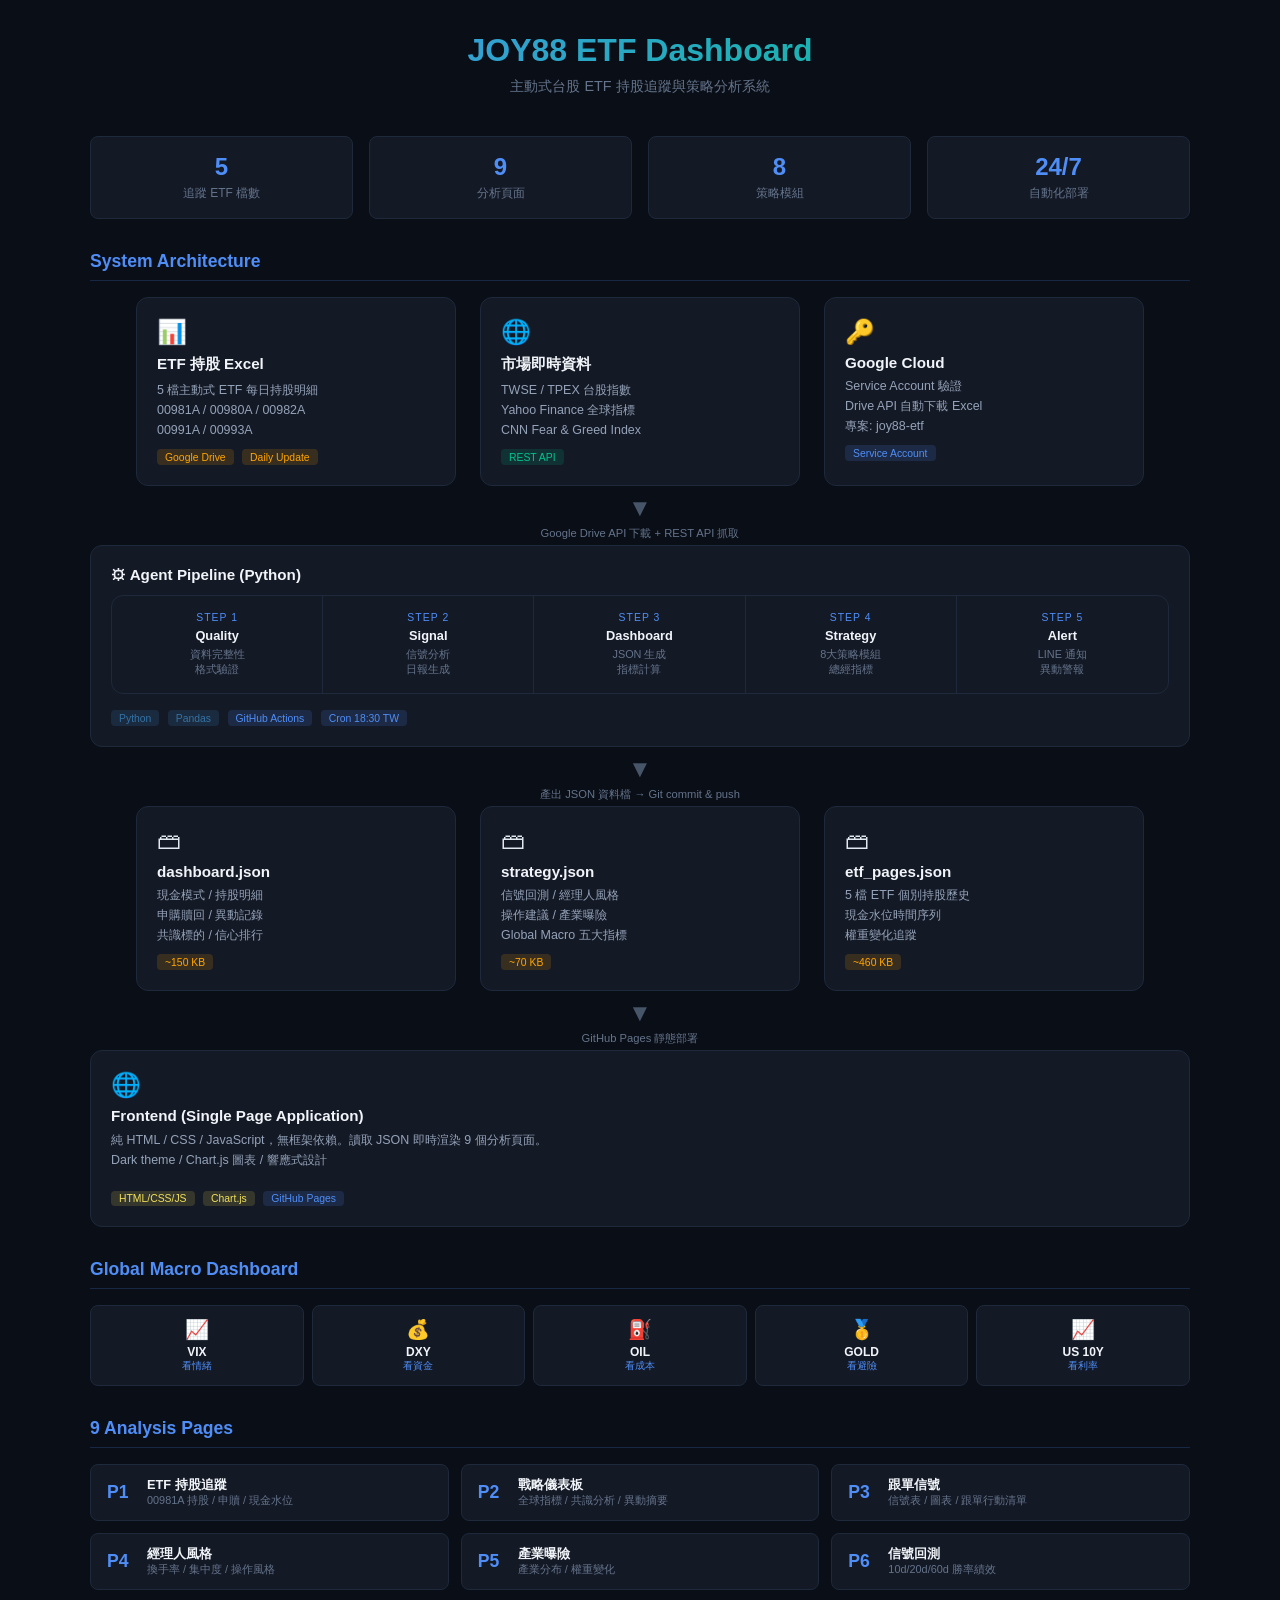
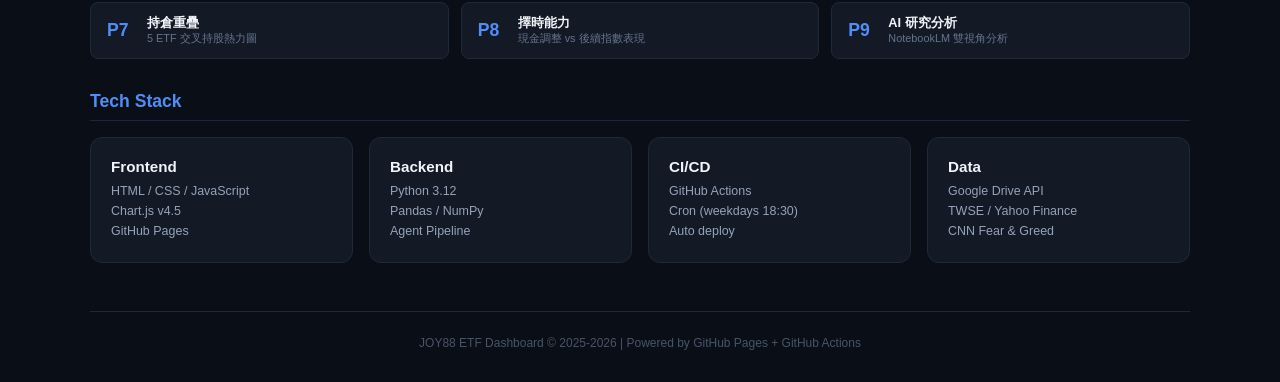
<file: architecture.html>
<!DOCTYPE html>
<html lang="zh-TW">
<head>
<meta charset="UTF-8">
<meta name="viewport" content="width=device-width, initial-scale=1.0">
<title>JOY88 ETF Dashboard - Architecture</title>
<style>
  * { margin: 0; padding: 0; box-sizing: border-box; }
  body {
    background: #0a0e17;
    color: #e2e8f0;
    font-family: -apple-system, BlinkMacSystemFont, 'Segoe UI', sans-serif;
    padding: 2rem;
    min-height: 100vh;
  }
  .container { max-width: 1100px; margin: 0 auto; }

  h1 {
    text-align: center;
    font-size: 2rem;
    font-weight: 700;
    margin-bottom: 0.5rem;
    background: linear-gradient(135deg, #4f8ef7, #00c48c);
    -webkit-background-clip: text;
    -webkit-text-fill-color: transparent;
  }
  .subtitle {
    text-align: center;
    color: #64748b;
    font-size: 0.9rem;
    margin-bottom: 2.5rem;
  }

  /* Section */
  .section-title {
    font-size: 1.1rem;
    font-weight: 600;
    color: #4f8ef7;
    margin: 2rem 0 1rem;
    padding-bottom: 0.5rem;
    border-bottom: 1px solid rgba(79,142,247,0.2);
  }

  /* Flow diagram */
  .flow {
    display: flex;
    flex-direction: column;
    gap: 0;
    align-items: center;
  }
  .flow-row {
    display: flex;
    gap: 1.5rem;
    justify-content: center;
    flex-wrap: wrap;
    width: 100%;
  }
  .flow-arrow {
    display: flex;
    justify-content: center;
    padding: 0.5rem 0;
    color: #475569;
    font-size: 1.5rem;
  }
  .flow-arrow-label {
    font-size: 0.7rem;
    color: #64748b;
    text-align: center;
    margin-top: -0.25rem;
    margin-bottom: 0.25rem;
  }

  /* Cards */
  .card {
    background: #141926;
    border: 1px solid #1e293b;
    border-radius: 12px;
    padding: 1.25rem;
    flex: 1;
    min-width: 200px;
    max-width: 320px;
    transition: border-color 0.3s;
  }
  .card:hover { border-color: #4f8ef7; }
  .card-icon { font-size: 1.5rem; margin-bottom: 0.5rem; }
  .card-title {
    font-size: 0.95rem;
    font-weight: 600;
    margin-bottom: 0.4rem;
    color: #f1f5f9;
  }
  .card-desc {
    font-size: 0.78rem;
    color: #94a3b8;
    line-height: 1.6;
  }
  .card-tag {
    display: inline-block;
    font-size: 0.65rem;
    padding: 0.15rem 0.5rem;
    border-radius: 4px;
    margin-top: 0.5rem;
    margin-right: 0.25rem;
  }
  .tag-python { background: rgba(53,114,165,0.2); color: #3572A5; }
  .tag-js { background: rgba(241,224,90,0.15); color: #f1e05a; }
  .tag-api { background: rgba(0,196,140,0.15); color: #00c48c; }
  .tag-ci { background: rgba(79,142,247,0.15); color: #4f8ef7; }
  .tag-data { background: rgba(255,165,0,0.15); color: #ffa500; }

  /* Wide card */
  .card-wide {
    max-width: 100%;
    width: 100%;
  }

  /* Pipeline steps */
  .pipeline {
    display: grid;
    grid-template-columns: repeat(5, 1fr);
    gap: 0;
    background: #141926;
    border: 1px solid #1e293b;
    border-radius: 12px;
    overflow: hidden;
    margin: 0.5rem 0;
  }
  .pipeline-step {
    padding: 1rem;
    border-right: 1px solid #1e293b;
    text-align: center;
  }
  .pipeline-step:last-child { border-right: none; }
  .pipeline-num {
    font-size: 0.65rem;
    color: #4f8ef7;
    text-transform: uppercase;
    letter-spacing: 0.1em;
    margin-bottom: 0.3rem;
  }
  .pipeline-name {
    font-size: 0.8rem;
    font-weight: 600;
    color: #f1f5f9;
    margin-bottom: 0.25rem;
  }
  .pipeline-desc {
    font-size: 0.68rem;
    color: #64748b;
    line-height: 1.4;
  }

  /* Stats grid */
  .stats {
    display: grid;
    grid-template-columns: repeat(4, 1fr);
    gap: 1rem;
    margin: 1rem 0;
  }
  .stat {
    background: #141926;
    border: 1px solid #1e293b;
    border-radius: 8px;
    padding: 1rem;
    text-align: center;
  }
  .stat-value {
    font-size: 1.5rem;
    font-weight: 700;
    color: #4f8ef7;
  }
  .stat-label {
    font-size: 0.75rem;
    color: #64748b;
    margin-top: 0.25rem;
  }

  /* Pages grid */
  .pages-grid {
    display: grid;
    grid-template-columns: repeat(3, 1fr);
    gap: 0.75rem;
    margin: 0.75rem 0;
  }
  .page-item {
    background: #141926;
    border: 1px solid #1e293b;
    border-radius: 8px;
    padding: 0.75rem 1rem;
    display: flex;
    align-items: center;
    gap: 0.75rem;
  }
  .page-num {
    font-size: 1.1rem;
    font-weight: 700;
    color: #4f8ef7;
    min-width: 28px;
  }
  .page-info { flex: 1; }
  .page-name {
    font-size: 0.8rem;
    font-weight: 600;
    color: #f1f5f9;
  }
  .page-sub {
    font-size: 0.68rem;
    color: #64748b;
  }

  /* Macro indicators */
  .macro-row {
    display: grid;
    grid-template-columns: repeat(5, 1fr);
    gap: 0.5rem;
    margin: 0.75rem 0;
  }
  .macro-item {
    background: #141926;
    border: 1px solid #1e293b;
    border-radius: 8px;
    padding: 0.75rem;
    text-align: center;
  }
  .macro-icon { font-size: 1.2rem; margin-bottom: 0.25rem; }
  .macro-name { font-size: 0.75rem; font-weight: 600; color: #f1f5f9; }
  .macro-what { font-size: 0.65rem; color: #4f8ef7; }

  /* Responsive */
  @media (max-width: 768px) {
    .pipeline { grid-template-columns: 1fr; }
    .pipeline-step { border-right: none; border-bottom: 1px solid #1e293b; }
    .stats { grid-template-columns: repeat(2, 1fr); }
    .pages-grid { grid-template-columns: 1fr; }
    .macro-row { grid-template-columns: repeat(3, 1fr); }
    .flow-row { flex-direction: column; align-items: center; }
    .card { max-width: 100%; }
  }

  .footer {
    text-align: center;
    margin-top: 3rem;
    padding-top: 1.5rem;
    border-top: 1px solid #1e293b;
    color: #475569;
    font-size: 0.75rem;
  }
</style>
</head>
<body>
<div class="container">

  <h1>JOY88 ETF Dashboard</h1>
  <p class="subtitle">主動式台股 ETF 持股追蹤與策略分析系統</p>

  <!-- Stats -->
  <div class="stats">
    <div class="stat">
      <div class="stat-value">5</div>
      <div class="stat-label">追蹤 ETF 檔數</div>
    </div>
    <div class="stat">
      <div class="stat-value">9</div>
      <div class="stat-label">分析頁面</div>
    </div>
    <div class="stat">
      <div class="stat-value">8</div>
      <div class="stat-label">策略模組</div>
    </div>
    <div class="stat">
      <div class="stat-value">24/7</div>
      <div class="stat-label">自動化部署</div>
    </div>
  </div>

  <!-- Architecture Flow -->
  <div class="section-title">System Architecture</div>

  <div class="flow">

    <!-- Layer 1: Data Source -->
    <div class="flow-row">
      <div class="card">
        <div class="card-icon">📊</div>
        <div class="card-title">ETF 持股 Excel</div>
        <div class="card-desc">
          5 檔主動式 ETF 每日持股明細<br>
          00981A / 00980A / 00982A<br>
          00991A / 00993A
        </div>
        <span class="card-tag tag-data">Google Drive</span>
        <span class="card-tag tag-data">Daily Update</span>
      </div>
      <div class="card">
        <div class="card-icon">🌐</div>
        <div class="card-title">市場即時資料</div>
        <div class="card-desc">
          TWSE / TPEX 台股指數<br>
          Yahoo Finance 全球指標<br>
          CNN Fear & Greed Index
        </div>
        <span class="card-tag tag-api">REST API</span>
      </div>
      <div class="card">
        <div class="card-icon">🔑</div>
        <div class="card-title">Google Cloud</div>
        <div class="card-desc">
          Service Account 驗證<br>
          Drive API 自動下載 Excel<br>
          專案: joy88-etf
        </div>
        <span class="card-tag tag-ci">Service Account</span>
      </div>
    </div>

    <div class="flow-arrow">&#9660;</div>
    <div class="flow-arrow-label">Google Drive API 下載 + REST API 抓取</div>

    <!-- Layer 2: Pipeline -->
    <div class="flow-row" style="max-width:100%;">
      <div class="card card-wide">
        <div class="card-title" style="margin-bottom:0.75rem;">&#9881; Agent Pipeline (Python)</div>
        <div class="pipeline">
          <div class="pipeline-step">
            <div class="pipeline-num">Step 1</div>
            <div class="pipeline-name">Quality</div>
            <div class="pipeline-desc">資料完整性<br>格式驗證</div>
          </div>
          <div class="pipeline-step">
            <div class="pipeline-num">Step 2</div>
            <div class="pipeline-name">Signal</div>
            <div class="pipeline-desc">信號分析<br>日報生成</div>
          </div>
          <div class="pipeline-step">
            <div class="pipeline-num">Step 3</div>
            <div class="pipeline-name">Dashboard</div>
            <div class="pipeline-desc">JSON 生成<br>指標計算</div>
          </div>
          <div class="pipeline-step">
            <div class="pipeline-num">Step 4</div>
            <div class="pipeline-name">Strategy</div>
            <div class="pipeline-desc">8大策略模組<br>總經指標</div>
          </div>
          <div class="pipeline-step">
            <div class="pipeline-num">Step 5</div>
            <div class="pipeline-name">Alert</div>
            <div class="pipeline-desc">LINE 通知<br>異動警報</div>
          </div>
        </div>
        <span class="card-tag tag-python">Python</span>
        <span class="card-tag tag-python">Pandas</span>
        <span class="card-tag tag-ci">GitHub Actions</span>
        <span class="card-tag tag-ci">Cron 18:30 TW</span>
      </div>
    </div>

    <div class="flow-arrow">&#9660;</div>
    <div class="flow-arrow-label">產出 JSON 資料檔 → Git commit & push</div>

    <!-- Layer 3: Data Files -->
    <div class="flow-row">
      <div class="card">
        <div class="card-icon">&#128451;</div>
        <div class="card-title">dashboard.json</div>
        <div class="card-desc">
          現金模式 / 持股明細<br>
          申購贖回 / 異動記錄<br>
          共識標的 / 信心排行
        </div>
        <span class="card-tag tag-data">~150 KB</span>
      </div>
      <div class="card">
        <div class="card-icon">&#128451;</div>
        <div class="card-title">strategy.json</div>
        <div class="card-desc">
          信號回測 / 經理人風格<br>
          操作建議 / 產業曝險<br>
          Global Macro 五大指標
        </div>
        <span class="card-tag tag-data">~70 KB</span>
      </div>
      <div class="card">
        <div class="card-icon">&#128451;</div>
        <div class="card-title">etf_pages.json</div>
        <div class="card-desc">
          5 檔 ETF 個別持股歷史<br>
          現金水位時間序列<br>
          權重變化追蹤
        </div>
        <span class="card-tag tag-data">~460 KB</span>
      </div>
    </div>

    <div class="flow-arrow">&#9660;</div>
    <div class="flow-arrow-label">GitHub Pages 靜態部署</div>

    <!-- Layer 4: Frontend -->
    <div class="flow-row">
      <div class="card card-wide">
        <div class="card-icon">&#127760;</div>
        <div class="card-title">Frontend (Single Page Application)</div>
        <div class="card-desc" style="margin-bottom:0.75rem;">
          純 HTML / CSS / JavaScript，無框架依賴。讀取 JSON 即時渲染 9 個分析頁面。<br>
          Dark theme / Chart.js 圖表 / 響應式設計
        </div>
        <span class="card-tag tag-js">HTML/CSS/JS</span>
        <span class="card-tag tag-js">Chart.js</span>
        <span class="card-tag tag-ci">GitHub Pages</span>
      </div>
    </div>
  </div>

  <!-- Global Macro -->
  <div class="section-title">Global Macro Dashboard</div>
  <div class="macro-row">
    <div class="macro-item">
      <div class="macro-icon">&#128200;</div>
      <div class="macro-name">VIX</div>
      <div class="macro-what">看情緒</div>
    </div>
    <div class="macro-item">
      <div class="macro-icon">&#128176;</div>
      <div class="macro-name">DXY</div>
      <div class="macro-what">看資金</div>
    </div>
    <div class="macro-item">
      <div class="macro-icon">&#9981;&#65039;</div>
      <div class="macro-name">OIL</div>
      <div class="macro-what">看成本</div>
    </div>
    <div class="macro-item">
      <div class="macro-icon">&#129351;</div>
      <div class="macro-name">GOLD</div>
      <div class="macro-what">看避險</div>
    </div>
    <div class="macro-item">
      <div class="macro-icon">&#128200;</div>
      <div class="macro-name">US 10Y</div>
      <div class="macro-what">看利率</div>
    </div>
  </div>

  <!-- 9 Pages -->
  <div class="section-title">9 Analysis Pages</div>
  <div class="pages-grid">
    <div class="page-item">
      <div class="page-num">P1</div>
      <div class="page-info">
        <div class="page-name">ETF 持股追蹤</div>
        <div class="page-sub">00981A 持股 / 申贖 / 現金水位</div>
      </div>
    </div>
    <div class="page-item">
      <div class="page-num">P2</div>
      <div class="page-info">
        <div class="page-name">戰略儀表板</div>
        <div class="page-sub">全球指標 / 共識分析 / 異動摘要</div>
      </div>
    </div>
    <div class="page-item">
      <div class="page-num">P3</div>
      <div class="page-info">
        <div class="page-name">跟單信號</div>
        <div class="page-sub">信號表 / 圖表 / 跟單行動清單</div>
      </div>
    </div>
    <div class="page-item">
      <div class="page-num">P4</div>
      <div class="page-info">
        <div class="page-name">經理人風格</div>
        <div class="page-sub">換手率 / 集中度 / 操作風格</div>
      </div>
    </div>
    <div class="page-item">
      <div class="page-num">P5</div>
      <div class="page-info">
        <div class="page-name">產業曝險</div>
        <div class="page-sub">產業分布 / 權重變化</div>
      </div>
    </div>
    <div class="page-item">
      <div class="page-num">P6</div>
      <div class="page-info">
        <div class="page-name">信號回測</div>
        <div class="page-sub">10d/20d/60d 勝率績效</div>
      </div>
    </div>
    <div class="page-item">
      <div class="page-num">P7</div>
      <div class="page-info">
        <div class="page-name">持倉重疊</div>
        <div class="page-sub">5 ETF 交叉持股熱力圖</div>
      </div>
    </div>
    <div class="page-item">
      <div class="page-num">P8</div>
      <div class="page-info">
        <div class="page-name">擇時能力</div>
        <div class="page-sub">現金調整 vs 後續指數表現</div>
      </div>
    </div>
    <div class="page-item">
      <div class="page-num">P9</div>
      <div class="page-info">
        <div class="page-name">AI 研究分析</div>
        <div class="page-sub">NotebookLM 雙視角分析</div>
      </div>
    </div>
  </div>

  <!-- Tech Stack -->
  <div class="section-title">Tech Stack</div>
  <div class="flow-row" style="justify-content:center; gap:1rem;">
    <div class="card" style="min-width:160px;">
      <div class="card-title">Frontend</div>
      <div class="card-desc">
        HTML / CSS / JavaScript<br>
        Chart.js v4.5<br>
        GitHub Pages
      </div>
    </div>
    <div class="card" style="min-width:160px;">
      <div class="card-title">Backend</div>
      <div class="card-desc">
        Python 3.12<br>
        Pandas / NumPy<br>
        Agent Pipeline
      </div>
    </div>
    <div class="card" style="min-width:160px;">
      <div class="card-title">CI/CD</div>
      <div class="card-desc">
        GitHub Actions<br>
        Cron (weekdays 18:30)<br>
        Auto deploy
      </div>
    </div>
    <div class="card" style="min-width:160px;">
      <div class="card-title">Data</div>
      <div class="card-desc">
        Google Drive API<br>
        TWSE / Yahoo Finance<br>
        CNN Fear & Greed
      </div>
    </div>
  </div>

  <div class="footer">
    JOY88 ETF Dashboard &copy; 2025-2026 | Powered by GitHub Pages + GitHub Actions
  </div>

</div>
</body>
</html>
</file>
